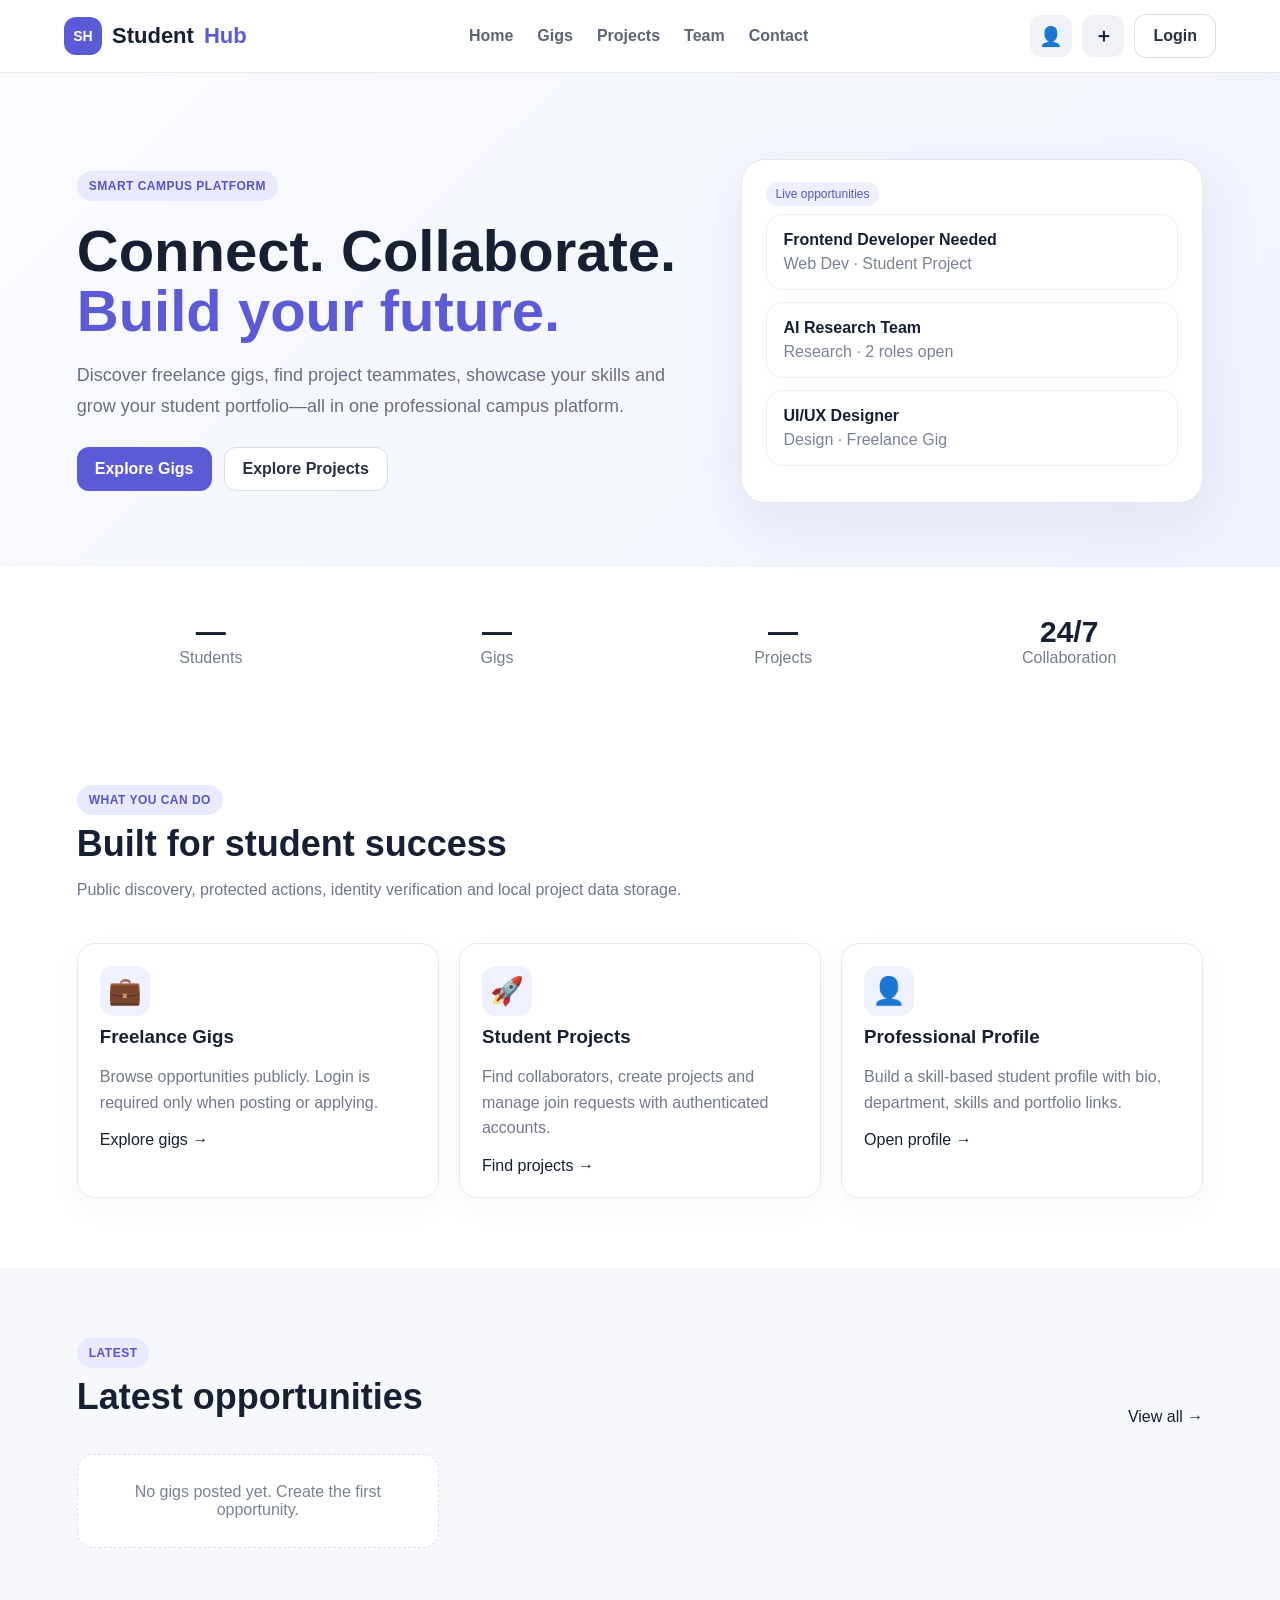
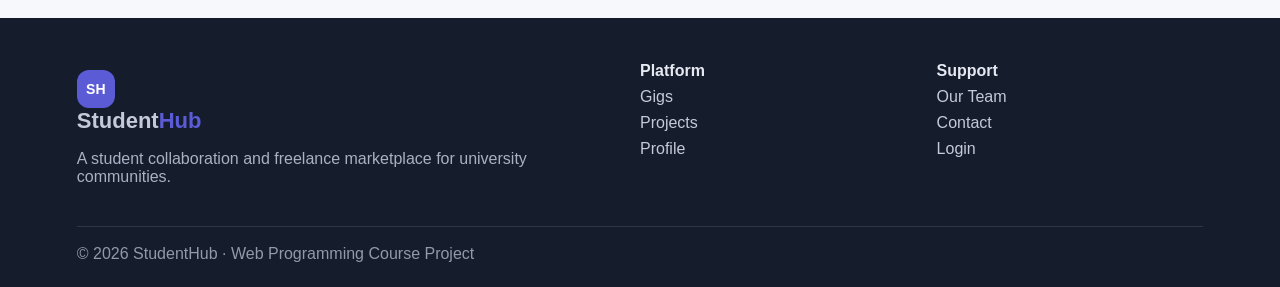
<file: index.html>
<!doctype html><html lang="en"><head><meta charset="UTF-8"><meta name="viewport" content="width=device-width,initial-scale=1"><title>StudentHub - Home</title><link rel="stylesheet" href="css/styles.css"></head><body><header><a class="logo" href="index.html"><div class="logo-badge">SH</div>Student<span>Hub</span></a><nav><a href="index.html">Home</a><a href="gigs.html">Gigs</a><a href="projects.html">Projects</a><a href="team.html">Team</a><a href="contact.html">Contact</a></nav><div class="header-actions"><a class="icon-btn" data-profile href="portfolio.html" title="Profile">👤</a><a class="icon-btn" id="headerPostGig" href="gigs.html#post" title="Post a Gig">＋</a><a class="btn btn-outline text-login" data-login href="login.html">Login</a><button class="btn btn-dark" data-logout style="display:none">Logout</button></div></header><section class="hero"><div><span class="eyebrow">SMART CAMPUS PLATFORM</span><h1>Connect. Collaborate. <em>Build your future.</em></h1><p>Discover freelance gigs, find project teammates, showcase your skills and grow your student portfolio—all in one professional campus platform.</p><div class="hero-cta"><a class="btn btn-primary" href="gigs.html">Explore Gigs</a><a class="btn btn-outline" href="projects.html">Explore Projects</a></div></div><div class="hero-card"><span class="tag">Live opportunities</span><div class="mini-card"><b>Frontend Developer Needed</b><span class="muted">Web Dev · Student Project</span></div><div class="mini-card"><b>AI Research Team</b><span class="muted">Research · 2 roles open</span></div><div class="mini-card"><b>UI/UX Designer</b><span class="muted">Design · Freelance Gig</span></div></div></section><section class="stats"><div class="stat"><strong id="studentCount">—</strong><span>Students</span></div><div class="stat"><strong id="gigCount">—</strong><span>Gigs</span></div><div class="stat"><strong id="projectCount">—</strong><span>Projects</span></div><div class="stat"><strong>24/7</strong><span>Collaboration</span></div></section><section class="section features"><div class="section-head"><div><span class="eyebrow">WHAT YOU CAN DO</span><h2>Built for student success</h2><p class="sub">Public discovery, protected actions, identity verification and local project data storage.</p></div></div><div class="grid"><div class="card"><div class="feature-icon">💼</div><h3>Freelance Gigs</h3><p>Browse opportunities publicly. Login is required only when posting or applying.</p><a href="gigs.html">Explore gigs →</a></div><div class="card"><div class="feature-icon">🚀</div><h3>Student Projects</h3><p>Find collaborators, create projects and manage join requests with authenticated accounts.</p><a href="projects.html">Find projects →</a></div><div class="card"><div class="feature-icon">👤</div><h3>Professional Profile</h3><p>Build a skill-based student profile with bio, department, skills and portfolio links.</p><a href="portfolio.html">Open profile →</a></div></div></section><section class="section"><div class="section-head"><div><span class="eyebrow">LATEST</span><h2>Latest opportunities</h2></div><a href="gigs.html">View all →</a></div><div class="grid" id="latestGigs"><div class="empty">No gigs posted yet. Create the first opportunity.</div></div></section><footer class="footer"><div class="footer-grid"><div><a class="logo" href="index.html"><div class="logo-badge">SH</div>Student<span>Hub</span></a><p>A student collaboration and freelance marketplace for university communities.</p></div><div><b>Platform</b><a href="gigs.html">Gigs</a><a href="projects.html">Projects</a><a href="portfolio.html">Profile</a></div><div><b>Support</b><a href="team.html">Our Team</a><a href="contact.html">Contact</a><a href="login.html">Login</a></div></div><div class="footer-bottom">© 2026 StudentHub · Web Programming Course Project</div></footer><script src="js/app.js"></script><script>StudentHub.watchHeader();const hp=document.getElementById('headerPostGig');if(hp)hp.addEventListener('click',e=>{if(!StudentHub.auth.currentUser){e.preventDefault();StudentHub.loginRequired('gigs.html%23post')}});</script><script src="js/home.js"></script></body></html>
</file>
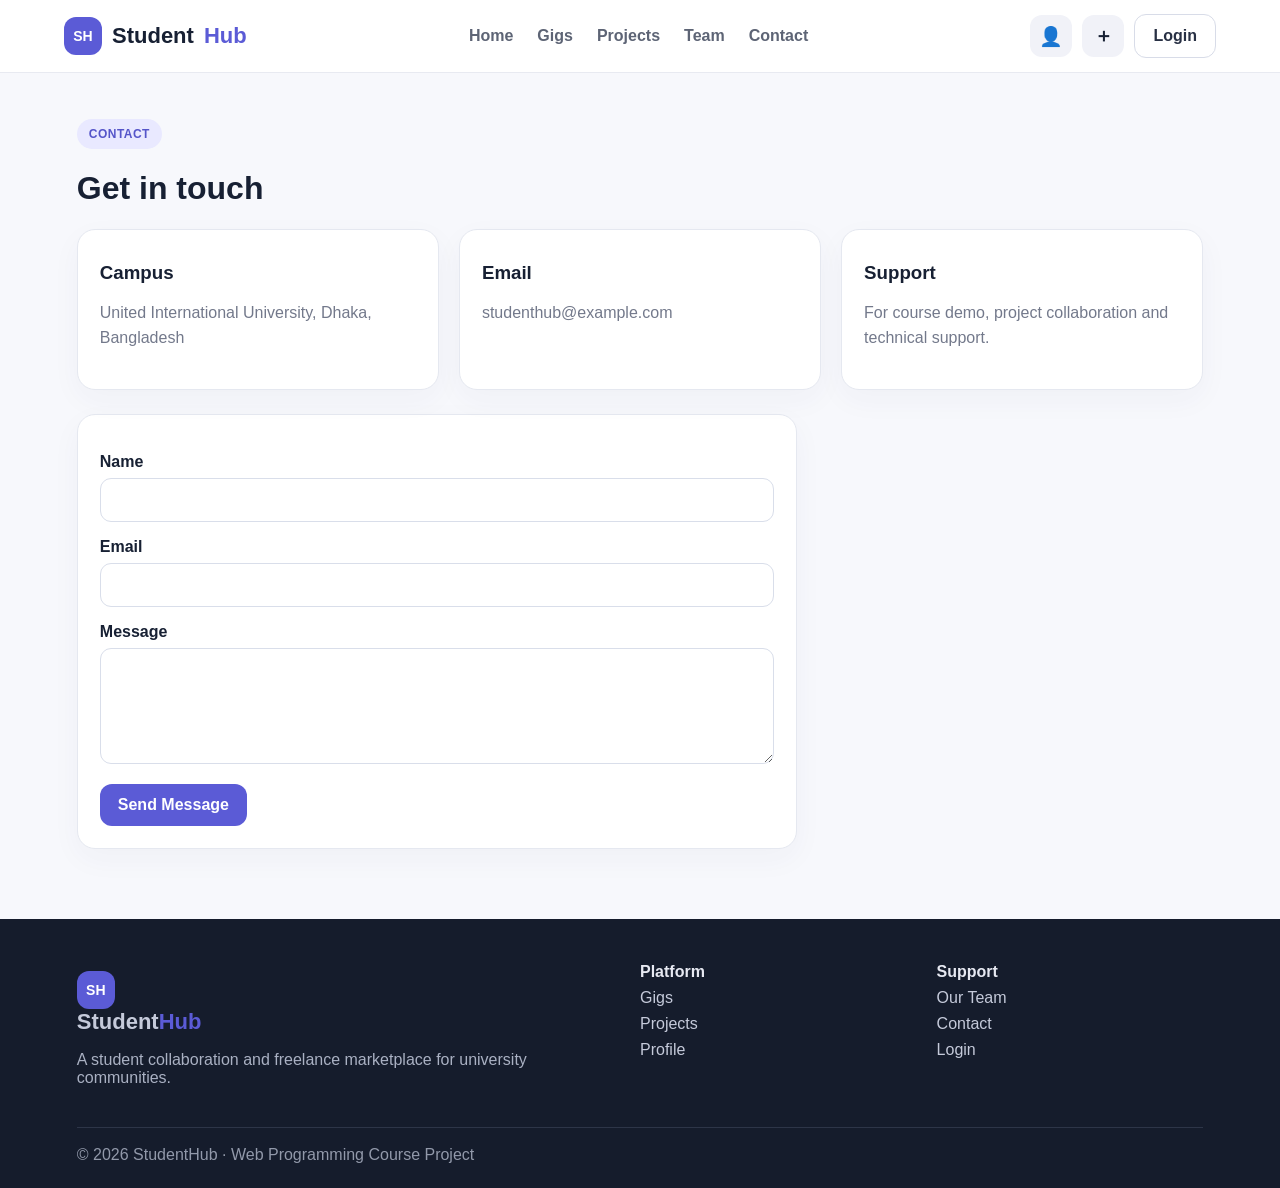
<file: contact.html>
<!doctype html><html lang="en"><head><meta charset="UTF-8"><meta name="viewport" content="width=device-width,initial-scale=1"><title>Contact - StudentHub</title><link rel="stylesheet" href="css/styles.css"></head><body><header><a class="logo" href="index.html"><div class="logo-badge">SH</div>Student<span>Hub</span></a><nav><a href="index.html">Home</a><a href="gigs.html">Gigs</a><a href="projects.html">Projects</a><a href="team.html">Team</a><a href="contact.html">Contact</a></nav><div class="header-actions"><a class="icon-btn" data-profile href="portfolio.html" title="Profile">👤</a><a class="icon-btn" id="headerPostGig" href="gigs.html#post" title="Post a Gig">＋</a><a class="btn btn-outline text-login" data-login href="login.html">Login</a><button class="btn btn-dark" data-logout style="display:none">Logout</button></div></header><main class="page"><span class="eyebrow">CONTACT</span><h1>Get in touch</h1><div class="grid"><div class="card"><h3>Campus</h3><p>United International University, Dhaka, Bangladesh</p></div><div class="card"><h3>Email</h3><p>studenthub@example.com</p></div><div class="card"><h3>Support</h3><p>For course demo, project collaboration and technical support.</p></div></div><div class="card" style="max-width:720px;margin-top:24px"><form id="contactForm"><div class="field"><label>Name</label><input required></div><div class="field"><label>Email</label><input type="email" required></div><div class="field"><label>Message</label><textarea rows="5" required></textarea></div><button class="btn btn-primary">Send Message</button></form></div></main><footer class="footer"><div class="footer-grid"><div><a class="logo" href="index.html"><div class="logo-badge">SH</div>Student<span>Hub</span></a><p>A student collaboration and freelance marketplace for university communities.</p></div><div><b>Platform</b><a href="gigs.html">Gigs</a><a href="projects.html">Projects</a><a href="portfolio.html">Profile</a></div><div><b>Support</b><a href="team.html">Our Team</a><a href="contact.html">Contact</a><a href="login.html">Login</a></div></div><div class="footer-bottom">© 2026 StudentHub · Web Programming Course Project</div></footer><script src="js/app.js"></script><script>StudentHub.watchHeader();const hp=document.getElementById('headerPostGig');if(hp)hp.addEventListener('click',e=>{if(!StudentHub.auth.currentUser){e.preventDefault();StudentHub.loginRequired('gigs.html%23post')}});</script><script>document.getElementById('contactForm').onsubmit=e=>{e.preventDefault();alert('Demo: message form submitted.');e.target.reset()}</script></body></html>
</file>
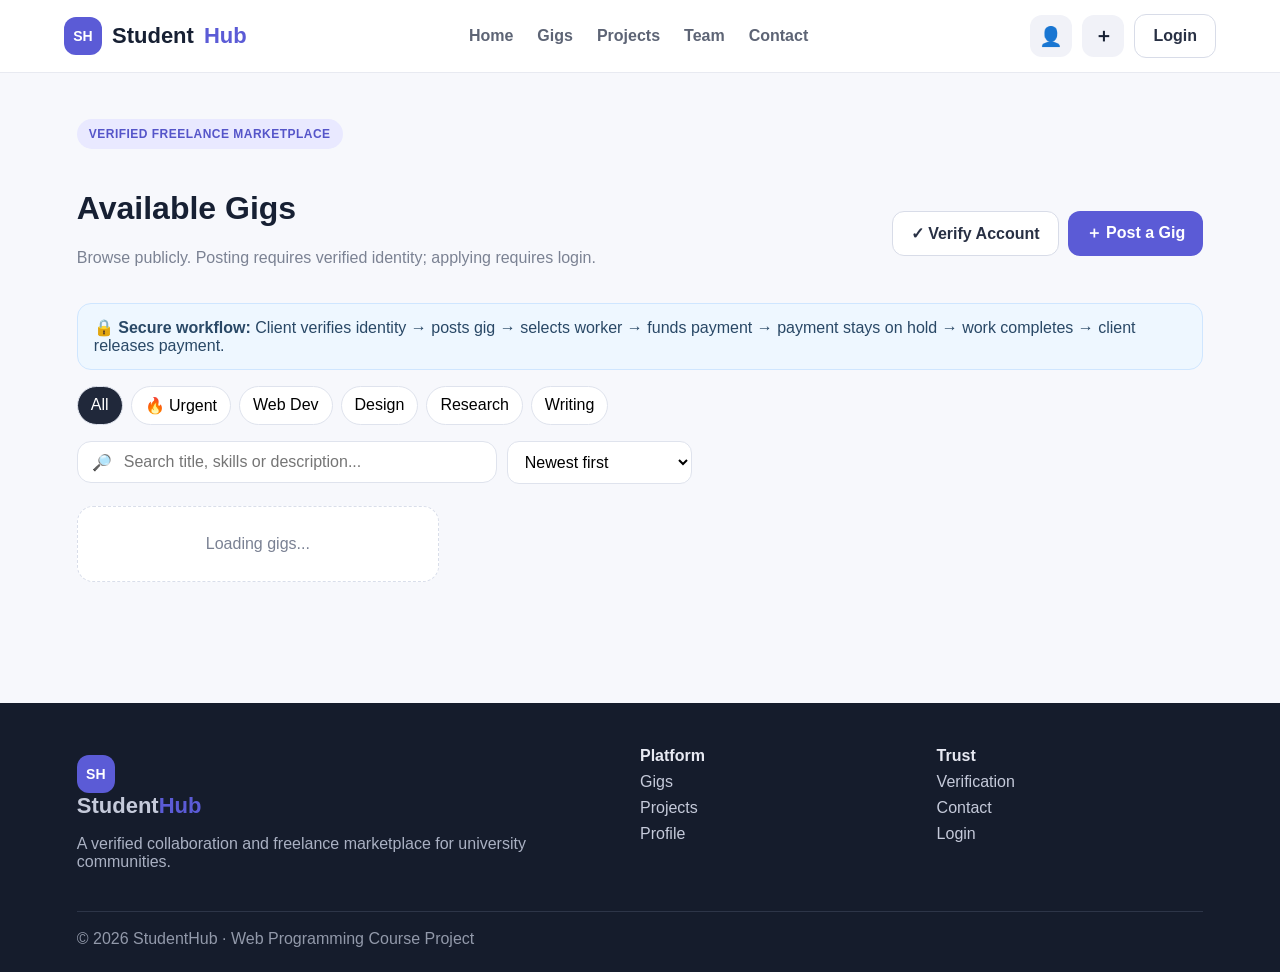
<file: gigs.html>
<!doctype html><html lang="en"><head><meta charset="UTF-8"><meta name="viewport" content="width=device-width,initial-scale=1"><title>Gigs - StudentHub</title><link rel="stylesheet" href="css/styles.css"></head><body><header><a class="logo" href="index.html"><div class="logo-badge">SH</div>Student<span>Hub</span></a><nav><a href="index.html">Home</a><a href="gigs.html">Gigs</a><a href="projects.html">Projects</a><a href="team.html">Team</a><a href="contact.html">Contact</a></nav><div class="header-actions"><a class="icon-btn" data-profile href="portfolio.html" title="Profile">👤</a><a class="icon-btn" id="headerPostGig" href="gigs.html#post" title="Post a Gig">＋</a><a class="btn btn-outline text-login" data-login href="login.html">Login</a><button class="btn btn-dark" data-logout style="display:none">Logout</button></div></header><main class="page"><span class="eyebrow">VERIFIED FREELANCE MARKETPLACE</span><div class="toolbar"><div><h1>Available Gigs</h1><p class="muted">Browse publicly. Posting requires verified identity; applying requires login.</p></div><div class="actions"><a class="btn btn-outline" href="verify.html">✓ Verify Account</a><button id="postGig" class="btn btn-primary">＋ Post a Gig</button></div></div><div class="market-note"><b>🔒 Secure workflow:</b> Client verifies identity → posts gig → selects worker → funds payment → payment stays on hold → work completes → client releases payment.</div><div class="filter"><button class="pill active" data-filter="All">All</button><button class="pill" data-filter="Urgent">🔥 Urgent</button><button class="pill" data-filter="Web Dev">Web Dev</button><button class="pill" data-filter="Design">Design</button><button class="pill" data-filter="Research">Research</button><button class="pill" data-filter="Writing">Writing</button></div><div class="toolbar-tools" style="margin-top:16px"><label class="searchbar">🔎 <input id="gigSearch" placeholder="Search title, skills or description..."></label><select id="gigSort" class="select-clean"><option value="newest">Newest first</option><option value="budgetHigh">Budget: high to low</option><option value="budgetLow">Budget: low to high</option></select></div><div id="gigsGrid" class="grid" style="margin-top:22px"><div class="empty">Loading gigs...</div></div></main>
<div class="modal" id="gigModal"><div class="modal-card"><div class="modal-head"><h2>Post a Gig</h2><button class="close" data-close="gig">✕</button></div><div class="verified-line" id="posterVerification">Checking verification...</div><form id="gigForm"><div class="field"><label>Title</label><input id="title" required></div><div class="field"><label>Category</label><select id="category"><option>Web Dev</option><option>Design</option><option>Research</option><option>Writing</option><option>Data</option></select></div><div class="field"><label>Budget (BDT)</label><input id="budget" type="number" min="1" required></div><div class="field"><label>Description</label><textarea id="description" rows="4" required></textarea></div><div class="field"><label>Skills</label><input id="skills" placeholder="HTML, CSS, JavaScript"></div><label class="urgent-box"><input id="urgent" type="checkbox"><span><b>🔥 Make this an Urgent Gig</b><small>Priority badge and listing. Extra platform fee: <b>$5</b>, paid before publishing.</small></span></label><button class="btn btn-primary" style="width:100%">Continue to Publish</button></form></div></div>
<div class="modal" id="paymentModal"><div class="modal-card payment-card"><div class="modal-head"><h2 id="paymentTitle">Payment</h2><button class="close" data-close="payment">✕</button></div><div class="payment-summary" id="paymentSummary"></div><form id="paymentForm"><div class="field"><label>Payment Method</label><select id="paymentMethod"><option>Demo Card</option><option>bKash (Demo)</option><option>Nagad (Demo)</option></select></div><div class="field"><label>Transaction / Reference</label><input id="paymentReference" required placeholder="DEMO-123456"></div><div class="demo-warning">Course-project demo payment. No real money is charged.</div><button class="btn btn-primary" style="width:100%">Confirm Payment</button></form></div></div>
<div class="modal" id="manageModal"><div class="modal-card"><div class="modal-head"><h2>Gig Applications & Payment</h2><button class="close" data-close="manage">✕</button></div><div id="manageContent"></div></div></div>
<footer class="footer"><div class="footer-grid"><div><a class="logo" href="index.html"><div class="logo-badge">SH</div>Student<span>Hub</span></a><p>A verified collaboration and freelance marketplace for university communities.</p></div><div><b>Platform</b><a href="gigs.html">Gigs</a><a href="projects.html">Projects</a><a href="portfolio.html">Profile</a></div><div><b>Trust</b><a href="verify.html">Verification</a><a href="contact.html">Contact</a><a href="login.html">Login</a></div></div><div class="footer-bottom">© 2026 StudentHub · Web Programming Course Project</div></footer><script src="js/app.js"></script><script>StudentHub.watchHeader();const hp=document.getElementById('headerPostGig');if(hp)hp.addEventListener('click',e=>{if(!StudentHub.auth.currentUser){e.preventDefault();StudentHub.loginRequired('gigs.html%23post')}});</script><script src="js/gigs.js"></script></body></html>
</file>
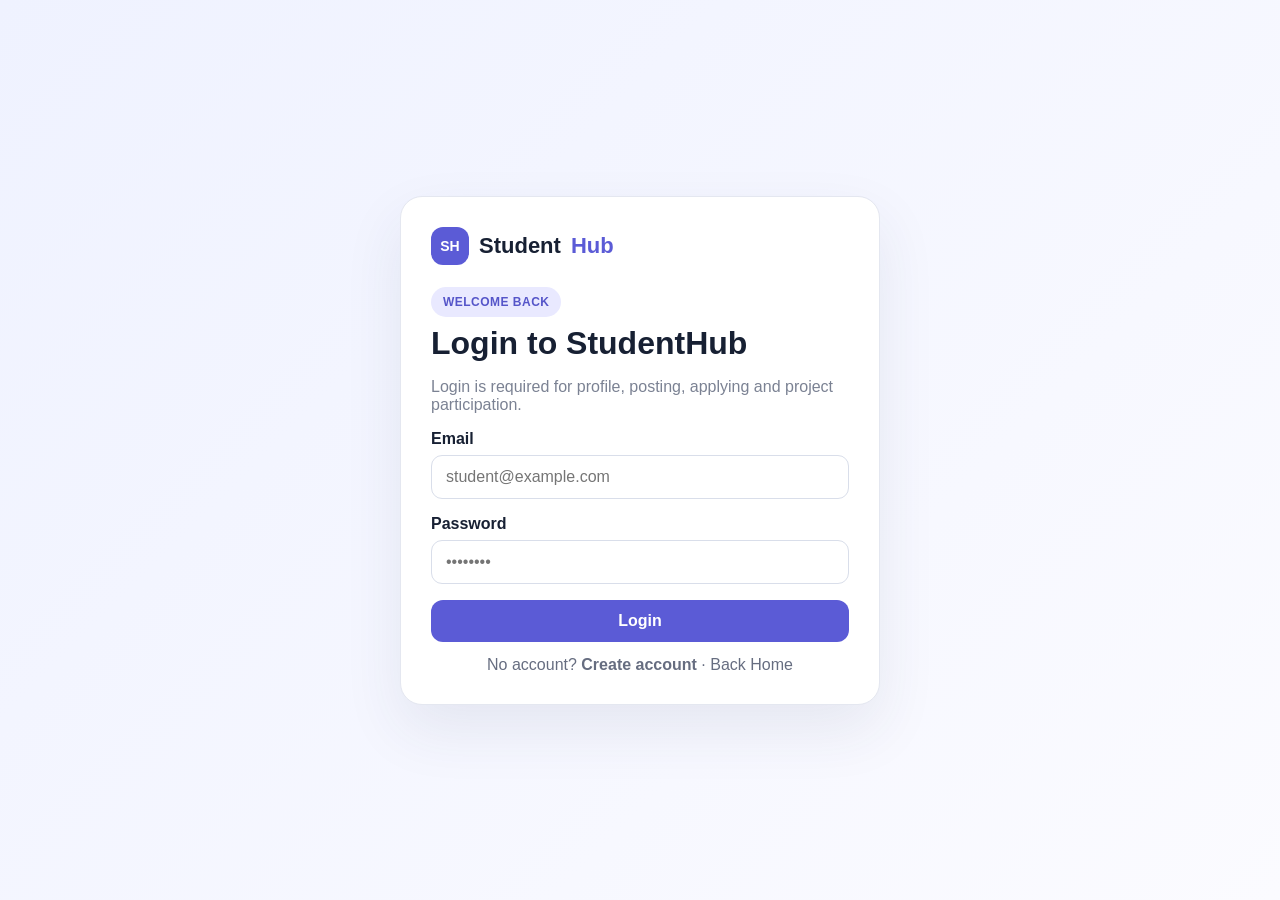
<file: login.html>
<!doctype html><html><head><meta charset="UTF-8"><meta name="viewport" content="width=device-width,initial-scale=1"><title>Login - StudentHub</title><link rel="stylesheet" href="css/styles.css"></head><body><main class="auth-shell"><div class="auth-card"><a class="logo" href="index.html"><div class="logo-badge">SH</div>Student<span>Hub</span></a><span class="eyebrow" style="margin-top:22px">WELCOME BACK</span><h1>Login to StudentHub</h1><p class="muted">Login is required for profile, posting, applying and project participation.</p><div id="msg" class="notice error"></div><form id="loginForm"><div class="field"><label>Email</label><input id="email" type="email" required placeholder="student@example.com"></div><div class="field"><label>Password</label><input id="password" type="password" required minlength="6" placeholder="••••••••"></div><button class="btn btn-primary" style="width:100%">Login</button></form><div class="login-links">No account? <a href="register.html"><b>Create account</b></a> · <a href="index.html">Back Home</a></div></div></main><script src="js/app.js"></script><script src="js/login.js"></script></body></html>
</file>
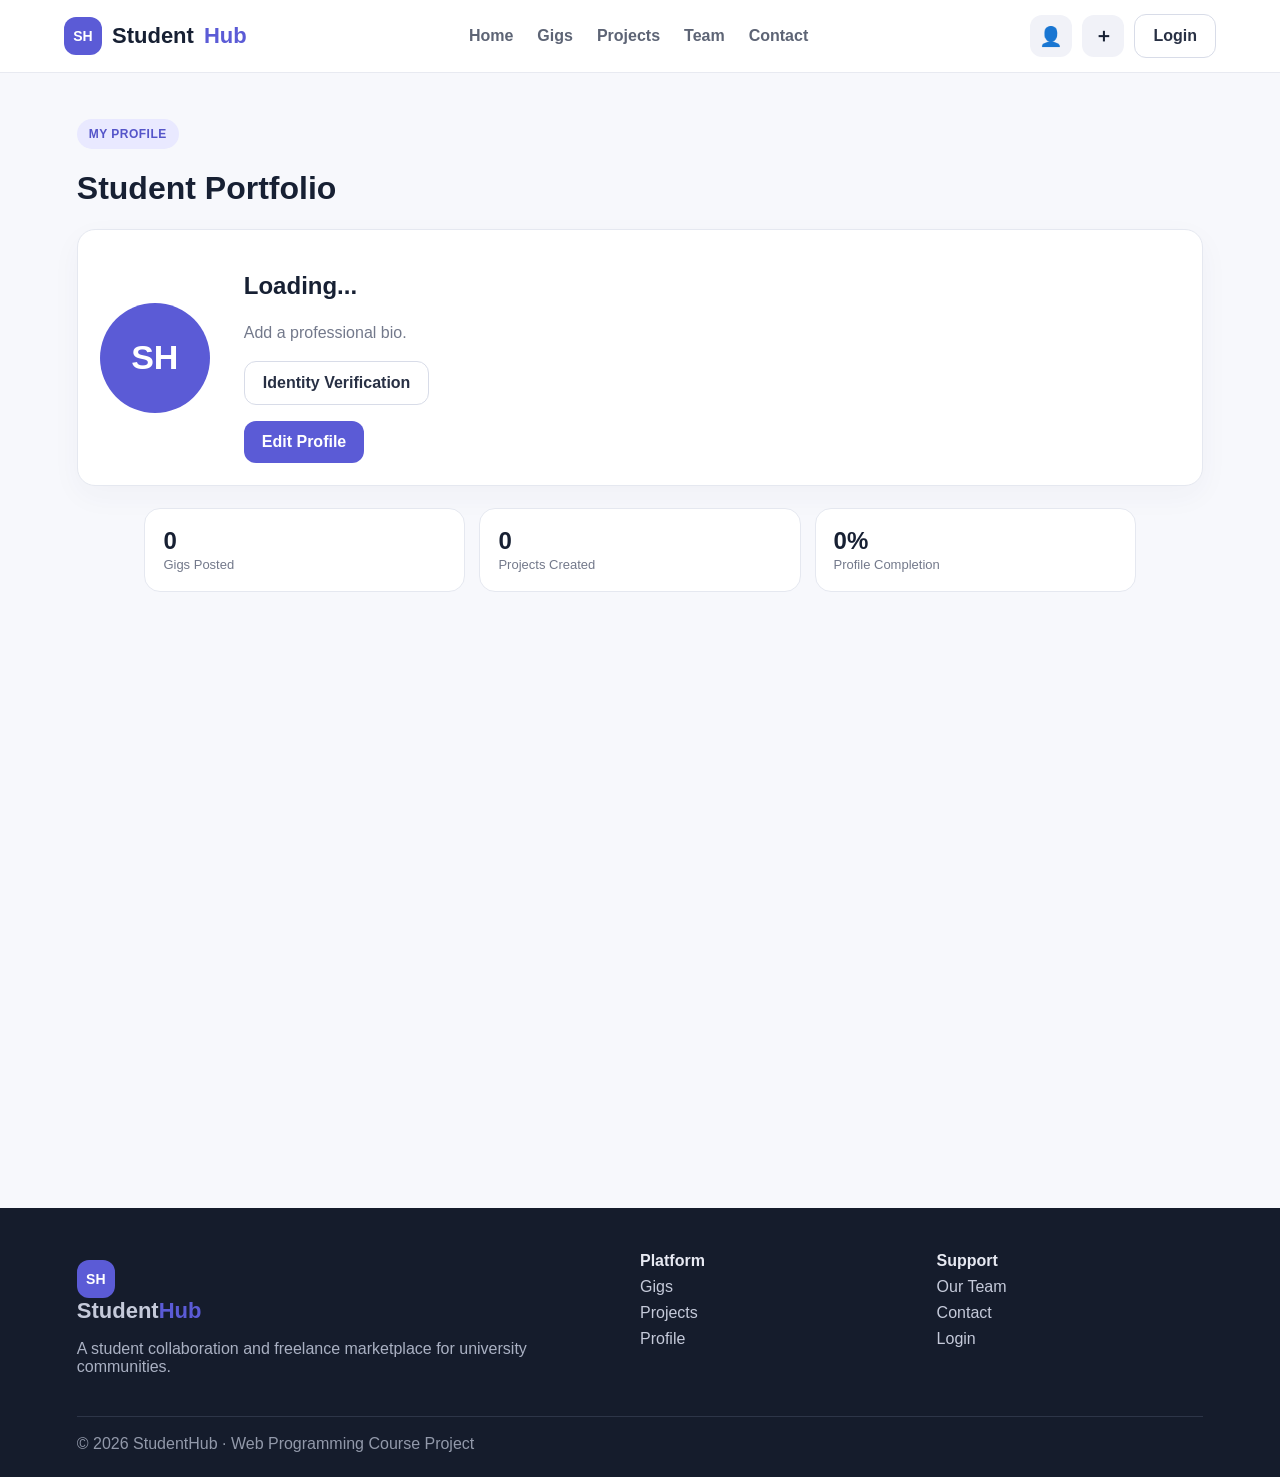
<file: portfolio.html>
<!doctype html><html lang="en"><head><meta charset="UTF-8"><meta name="viewport" content="width=device-width,initial-scale=1"><title>Profile - StudentHub</title><link rel="stylesheet" href="css/styles.css"></head><body><header><a class="logo" href="index.html"><div class="logo-badge">SH</div>Student<span>Hub</span></a><nav><a href="index.html">Home</a><a href="gigs.html">Gigs</a><a href="projects.html">Projects</a><a href="team.html">Team</a><a href="contact.html">Contact</a></nav><div class="header-actions"><a class="icon-btn" data-profile href="portfolio.html" title="Profile">👤</a><a class="icon-btn" id="headerPostGig" href="gigs.html#post" title="Post a Gig">＋</a><a class="btn btn-outline text-login" data-login href="login.html">Login</a><button class="btn btn-dark" data-logout style="display:none">Logout</button></div></header><main class="page"><span class="eyebrow">MY PROFILE</span><h1>Student Portfolio</h1><div class="card profile-box"><div class="avatar-big" id="avatar">SH</div><div><h2 id="profileName">Loading...</h2><p id="profileEmail" class="muted"></p><p id="profileDept" class="muted"></p><p id="profileBio">Add a professional bio.</p><div id="skillTags"></div><div id="verifyBadge" style="margin-top:14px"></div><div class="actions"><a class="btn btn-outline" href="verify.html">Identity Verification</a></div><button id="editProfile" class="btn btn-primary" style="margin-top:16px">Edit Profile</button></div></div><section class="page" style="padding-top:0"><div class="profile-stats"><div class="profile-stat"><b id="myGigCount">0</b><span>Gigs Posted</span></div><div class="profile-stat"><b id="myProjectCount">0</b><span>Projects Created</span></div><div class="profile-stat"><b id="profileCompletion">0%</b><span>Profile Completion</span></div></div></section></main><div class="modal" id="profileModal"><div class="modal-card"><div class="modal-head"><h2>Edit Profile</h2><button class="close" data-close>✕</button></div><form id="profileForm"><div class="field"><label>Full Name</label><input id="pname" required></div><div class="field"><label>Department</label><input id="pdept"></div><div class="field"><label>Bio</label><textarea id="pbio" rows="4"></textarea></div><div class="field"><label>Skills</label><input id="pskill" placeholder="HTML, CSS, JavaScript"></div><button class="btn btn-primary">Save Profile</button></form></div></div><footer class="footer"><div class="footer-grid"><div><a class="logo" href="index.html"><div class="logo-badge">SH</div>Student<span>Hub</span></a><p>A student collaboration and freelance marketplace for university communities.</p></div><div><b>Platform</b><a href="gigs.html">Gigs</a><a href="projects.html">Projects</a><a href="portfolio.html">Profile</a></div><div><b>Support</b><a href="team.html">Our Team</a><a href="contact.html">Contact</a><a href="login.html">Login</a></div></div><div class="footer-bottom">© 2026 StudentHub · Web Programming Course Project</div></footer><script src="js/app.js"></script><script>StudentHub.watchHeader();const hp=document.getElementById('headerPostGig');if(hp)hp.addEventListener('click',e=>{if(!StudentHub.auth.currentUser){e.preventDefault();StudentHub.loginRequired('gigs.html%23post')}});</script><script src="js/portfolio.js"></script></body></html>
</file>
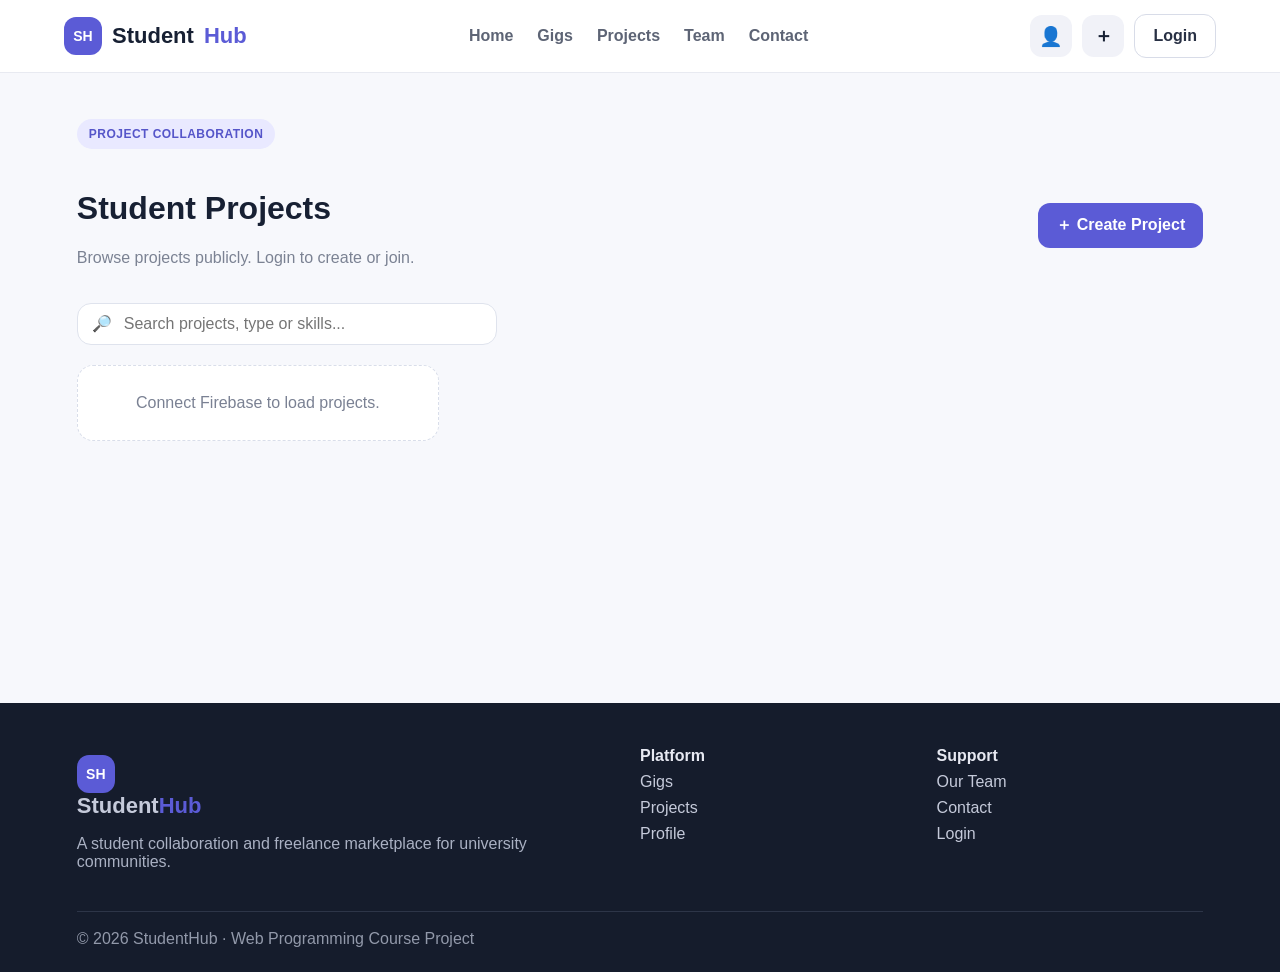
<file: projects.html>
<!doctype html><html lang="en"><head><meta charset="UTF-8"><meta name="viewport" content="width=device-width,initial-scale=1"><title>Projects - StudentHub</title><link rel="stylesheet" href="css/styles.css"></head><body><header><a class="logo" href="index.html"><div class="logo-badge">SH</div>Student<span>Hub</span></a><nav><a href="index.html">Home</a><a href="gigs.html">Gigs</a><a href="projects.html">Projects</a><a href="team.html">Team</a><a href="contact.html">Contact</a></nav><div class="header-actions"><a class="icon-btn" data-profile href="portfolio.html" title="Profile">👤</a><a class="icon-btn" id="headerPostGig" href="gigs.html#post" title="Post a Gig">＋</a><a class="btn btn-outline text-login" data-login href="login.html">Login</a><button class="btn btn-dark" data-logout style="display:none">Logout</button></div></header><main class="page"><span class="eyebrow">PROJECT COLLABORATION</span><div class="toolbar"><div><h1>Student Projects</h1><p class="muted">Browse projects publicly. Login to create or join.</p></div><button id="createProject" class="btn btn-primary">＋ Create Project</button></div><div class="toolbar-tools" style="margin-bottom:20px"><label class="searchbar">🔎 <input id="projectSearch" placeholder="Search projects, type or skills..."></label></div><div class="grid" id="projectGrid"><div class="empty">Connect Firebase to load projects.</div></div></main><div class="modal" id="projectModal"><div class="modal-card"><div class="modal-head"><h2>Create Project</h2><button class="close" data-close>✕</button></div><form id="projectForm"><div class="field"><label>Project Title</label><input id="ptitle" required></div><div class="field"><label>Project Type</label><select id="ptype"><option>Academic</option><option>Research</option><option>Personal</option><option>Startup</option></select></div><div class="field"><label>Description</label><textarea id="pdesc" rows="4" required></textarea></div><div class="field"><label>Required Skills</label><input id="pskills" placeholder="JavaScript, UI/UX, Research"></div><button class="btn btn-primary">Create Project</button></form></div></div><footer class="footer"><div class="footer-grid"><div><a class="logo" href="index.html"><div class="logo-badge">SH</div>Student<span>Hub</span></a><p>A student collaboration and freelance marketplace for university communities.</p></div><div><b>Platform</b><a href="gigs.html">Gigs</a><a href="projects.html">Projects</a><a href="portfolio.html">Profile</a></div><div><b>Support</b><a href="team.html">Our Team</a><a href="contact.html">Contact</a><a href="login.html">Login</a></div></div><div class="footer-bottom">© 2026 StudentHub · Web Programming Course Project</div></footer><script src="js/app.js"></script><script>StudentHub.watchHeader();const hp=document.getElementById('headerPostGig');if(hp)hp.addEventListener('click',e=>{if(!StudentHub.auth.currentUser){e.preventDefault();StudentHub.loginRequired('gigs.html%23post')}});</script><script src="js/projects.js"></script></body></html>
</file>
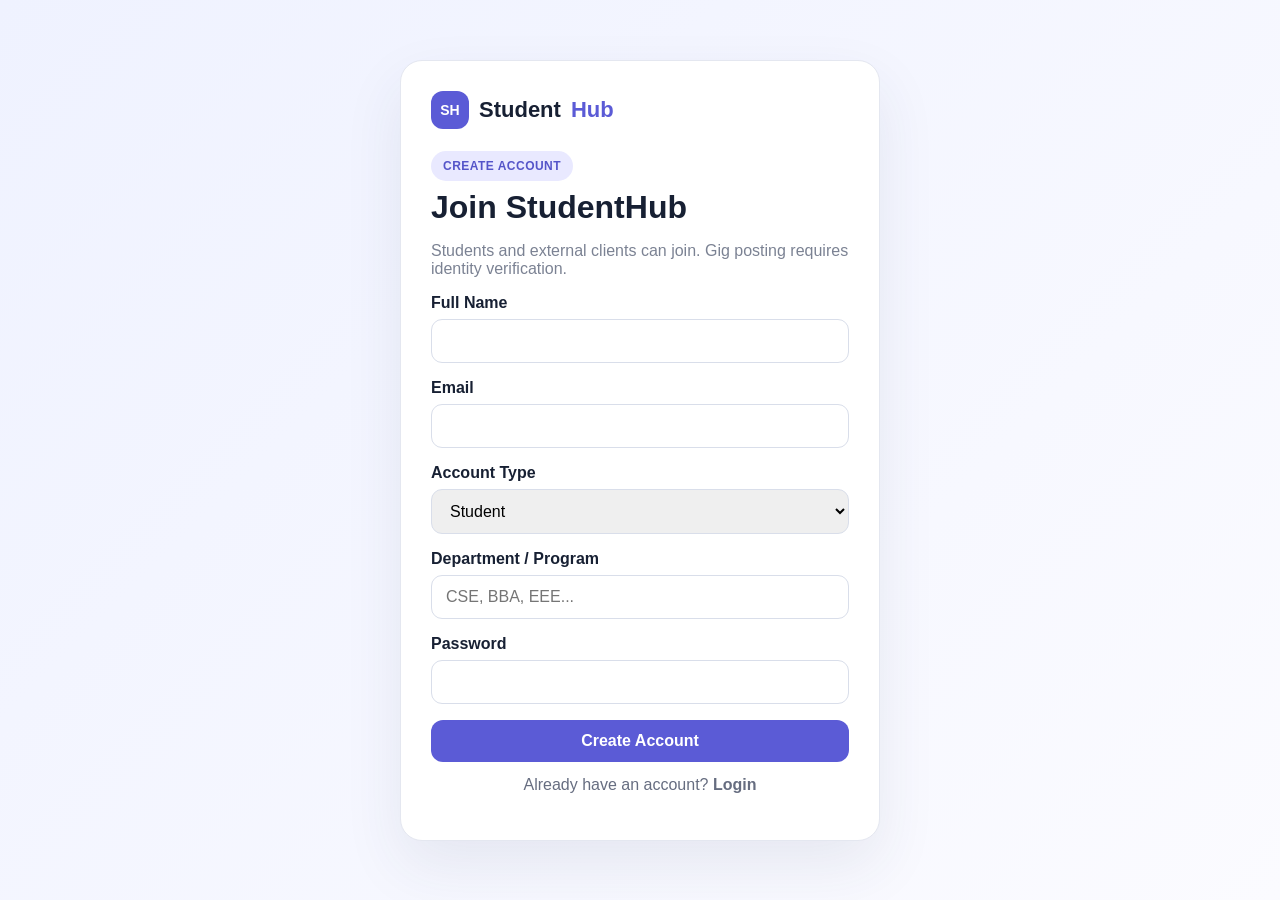
<file: register.html>
<!doctype html><html lang="en"><head><meta charset="UTF-8"><meta name="viewport" content="width=device-width,initial-scale=1"><title>Register - StudentHub</title><link rel="stylesheet" href="css/styles.css"></head><body><div class="auth-shell"><div class="auth-card"><a class="logo" href="index.html"><div class="logo-badge">SH</div>Student<span>Hub</span></a><span class="eyebrow" style="margin-top:22px">CREATE ACCOUNT</span><h1>Join StudentHub</h1><p class="muted">Students and external clients can join. Gig posting requires identity verification.</p><div id="msg" class="notice error"></div><form id="registerForm"><div class="field"><label>Full Name</label><input id="name" required></div><div class="field"><label>Email</label><input id="email" type="email" required></div><div class="field"><label>Account Type</label><select id="accountType" required><option value="student">Student</option><option value="client">Non-student / Client</option></select></div><div class="field" id="departmentField"><label>Department / Program</label><input id="department" placeholder="CSE, BBA, EEE..."></div><div class="field"><label>Password</label><input id="password" type="password" minlength="6" required></div><button class="btn btn-primary" style="width:100%">Create Account</button></form><p class="login-links">Already have an account? <a href="login.html"><b>Login</b></a></p></div></div><script>accountType.onchange=()=>departmentField.style.display=accountType.value==='student'?'block':'none';</script><script src="js/app.js"></script><script src="js/register.js"></script></body></html>
</file>
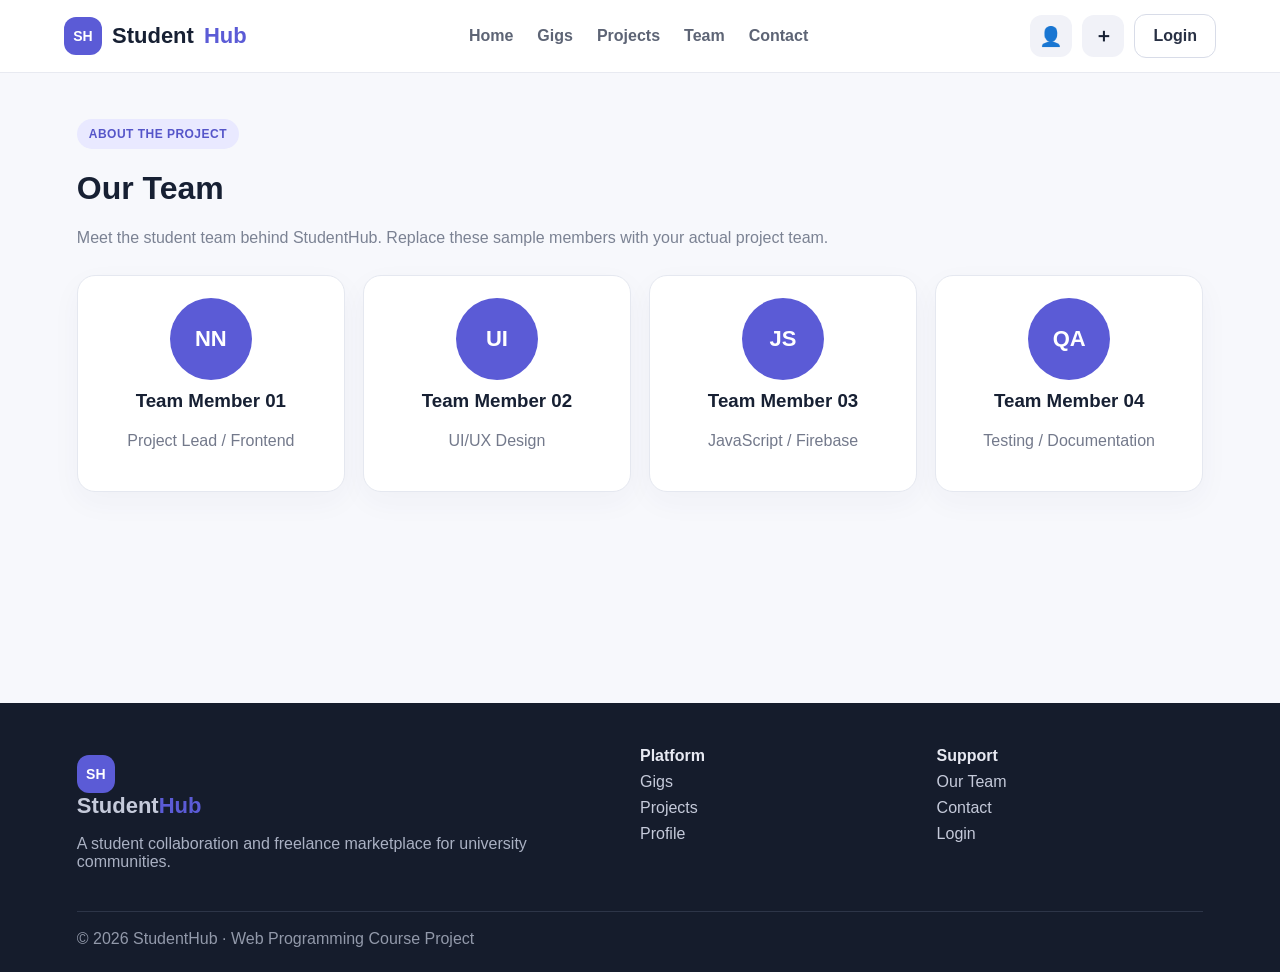
<file: team.html>
<!doctype html><html lang="en"><head><meta charset="UTF-8"><meta name="viewport" content="width=device-width,initial-scale=1"><title>Our Team - StudentHub</title><link rel="stylesheet" href="css/styles.css"></head><body><header><a class="logo" href="index.html"><div class="logo-badge">SH</div>Student<span>Hub</span></a><nav><a href="index.html">Home</a><a href="gigs.html">Gigs</a><a href="projects.html">Projects</a><a href="team.html">Team</a><a href="contact.html">Contact</a></nav><div class="header-actions"><a class="icon-btn" data-profile href="portfolio.html" title="Profile">👤</a><a class="icon-btn" id="headerPostGig" href="gigs.html#post" title="Post a Gig">＋</a><a class="btn btn-outline text-login" data-login href="login.html">Login</a><button class="btn btn-dark" data-logout style="display:none">Logout</button></div></header><main class="page"><span class="eyebrow">ABOUT THE PROJECT</span><h1>Our Team</h1><p class="muted">Meet the student team behind StudentHub. Replace these sample members with your actual project team.</p><div class="team-grid" style="margin-top:28px"><div class="card member"><div class="avatar-big">NN</div><h3>Team Member 01</h3><p>Project Lead / Frontend</p></div><div class="card member"><div class="avatar-big">UI</div><h3>Team Member 02</h3><p>UI/UX Design</p></div><div class="card member"><div class="avatar-big">JS</div><h3>Team Member 03</h3><p>JavaScript / Firebase</p></div><div class="card member"><div class="avatar-big">QA</div><h3>Team Member 04</h3><p>Testing / Documentation</p></div></div></main><footer class="footer"><div class="footer-grid"><div><a class="logo" href="index.html"><div class="logo-badge">SH</div>Student<span>Hub</span></a><p>A student collaboration and freelance marketplace for university communities.</p></div><div><b>Platform</b><a href="gigs.html">Gigs</a><a href="projects.html">Projects</a><a href="portfolio.html">Profile</a></div><div><b>Support</b><a href="team.html">Our Team</a><a href="contact.html">Contact</a><a href="login.html">Login</a></div></div><div class="footer-bottom">© 2026 StudentHub · Web Programming Course Project</div></footer><script src="js/app.js"></script><script>StudentHub.watchHeader();const hp=document.getElementById('headerPostGig');if(hp)hp.addEventListener('click',e=>{if(!StudentHub.auth.currentUser){e.preventDefault();StudentHub.loginRequired('gigs.html%23post')}});</script></body></html>
</file>
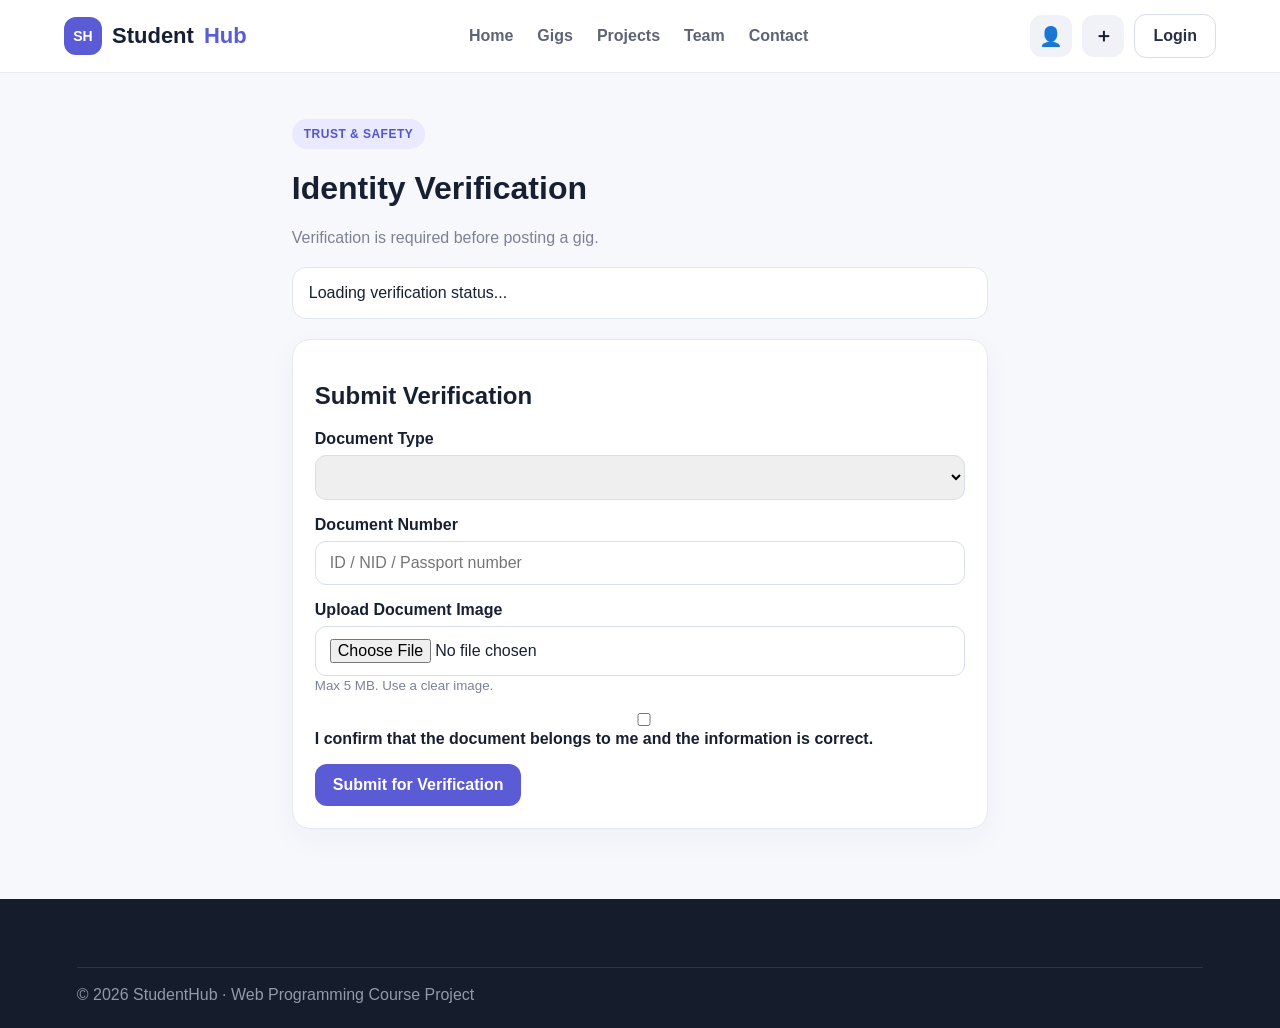
<file: verify.html>
<!doctype html><html lang="en"><head><meta charset="UTF-8"><meta name="viewport" content="width=device-width,initial-scale=1"><title>Identity Verification - StudentHub</title><link rel="stylesheet" href="css/styles.css"></head><body><header><a class="logo" href="index.html"><div class="logo-badge">SH</div>Student<span>Hub</span></a><nav><a href="index.html">Home</a><a href="gigs.html">Gigs</a><a href="projects.html">Projects</a><a href="team.html">Team</a><a href="contact.html">Contact</a></nav><div class="header-actions"><a class="icon-btn" data-profile href="portfolio.html">👤</a><a class="icon-btn" href="gigs.html#post">＋</a><a class="btn btn-outline text-login" data-login href="login.html">Login</a><button class="btn btn-dark" data-logout style="display:none">Logout</button></div></header><main class="page narrow"><span class="eyebrow">TRUST & SAFETY</span><h1>Identity Verification</h1><p class="muted">Verification is required before posting a gig.</p><div id="statusBox" class="verification-status">Loading verification status...</div><div class="card"><h2>Submit Verification</h2><p id="verifyGuide" class="muted"></p><div id="verifyMsg" class="notice"></div><form id="verifyForm"><div class="field"><label>Document Type</label><select id="documentType" required></select></div><div class="field"><label>Document Number</label><input id="documentNumber" required placeholder="ID / NID / Passport number"></div><div class="field"><label>Upload Document Image</label><input id="documentFile" type="file" accept="image/*,.pdf" required><small class="muted">Max 5 MB. Use a clear image.</small></div><div class="field"><label><input id="consent" type="checkbox" required> I confirm that the document belongs to me and the information is correct.</label></div><button class="btn btn-primary">Submit for Verification</button></form></div></main><footer class="footer"><div class="footer-bottom">© 2026 StudentHub · Web Programming Course Project</div></footer><script src="js/app.js"></script><script>StudentHub.watchHeader();</script><script src="js/verify.js"></script></body></html>
</file>
<file: css/styles.css>
*{box-sizing:border-box}body{margin:0;font-family:Inter,Arial,sans-serif;background:#f7f8fc;color:#172033}a{text-decoration:none;color:inherit}button,input,textarea,select{font:inherit}header{position:sticky;top:0;z-index:20;background:#fff;border-bottom:1px solid #e8eaf1;display:flex;align-items:center;justify-content:space-between;padding:14px 5%;gap:24px}.logo{display:flex;align-items:center;gap:10px;font-size:22px;font-weight:800}.logo-badge{width:38px;height:38px;border-radius:12px;display:grid;place-items:center;background:#5b5bd6;color:white;font-size:14px}.logo span{color:#5b5bd6}nav{display:flex;align-items:center;gap:24px;font-weight:600;color:#5d6475}nav a:hover,nav a.active{color:#5b5bd6}.header-actions{display:flex;gap:10px;align-items:center}.icon-btn,.btn{border:0;cursor:pointer;border-radius:12px;font-weight:700;display:inline-flex;align-items:center;justify-content:center;gap:8px}.icon-btn{width:42px;height:42px;background:#f1f2f8;font-size:19px}.btn{padding:12px 18px}.btn-primary{background:#5b5bd6;color:#fff}.btn-dark{background:#172033;color:#fff}.btn-outline{background:#fff;border:1px solid #d8dce8;color:#283044}.hero{padding:86px 6% 64px;display:grid;grid-template-columns:1.15fr .85fr;align-items:center;gap:40px;background:linear-gradient(135deg,#fbfbff,#eef2ff)}.eyebrow{display:inline-block;background:#e9e9ff;color:#5555c9;font-weight:800;padding:8px 12px;border-radius:999px;font-size:12px;letter-spacing:.04em}.hero h1{font-size:58px;line-height:1.05;margin:20px 0 16px;max-width:760px}.hero h1 em{font-style:normal;color:#5b5bd6}.hero p{font-size:18px;line-height:1.7;color:#697084;max-width:650px}.hero-cta{display:flex;gap:12px;flex-wrap:wrap;margin-top:26px}.hero-card{background:#fff;border:1px solid #e6e8f0;border-radius:24px;padding:24px;box-shadow:0 18px 60px #2f377016}.mini-card{padding:16px;border:1px solid #eceef5;border-radius:16px;margin:12px 0}.mini-card b{display:block;margin-bottom:6px}.tag{font-size:12px;background:#eef0ff;color:#5357c9;padding:5px 9px;border-radius:999px}.stats{display:grid;grid-template-columns:repeat(4,1fr);gap:18px;padding:28px 6%;background:#fff}.stat{padding:20px;text-align:center}.stat strong{display:block;font-size:30px}.stat span{color:#757c8e}.section{padding:70px 6%}.section-head{display:flex;justify-content:space-between;align-items:end;gap:20px;margin-bottom:28px}.section h2{font-size:36px;margin:8px 0}.section p.sub{color:#70778a}.grid{display:grid;grid-template-columns:repeat(3,1fr);gap:20px}.card{background:#fff;border:1px solid #e5e8f0;border-radius:18px;padding:22px;box-shadow:0 10px 30px #3038610a}.card h3{margin:10px 0}.card p{color:#73798b;line-height:1.6}.card-top{display:flex;justify-content:space-between;gap:10px;align-items:start}.price{font-size:20px;font-weight:800;color:#151b2a}.muted{color:#7b8293}.actions{display:flex;gap:9px;flex-wrap:wrap;margin-top:16px}.features{background:#fff}.feature-icon{font-size:27px;width:50px;height:50px;border-radius:14px;background:#f0f1ff;display:grid;place-items:center}.auth-shell{min-height:100vh;display:grid;place-items:center;padding:36px;background:linear-gradient(135deg,#eff2ff,#fbfbff)}.auth-card{width:min(480px,100%);background:#fff;border:1px solid #e4e7f0;border-radius:22px;padding:30px;box-shadow:0 25px 60px #30386116}.auth-card h1{margin:8px 0}.field{margin:16px 0}.field label{display:block;font-weight:700;margin-bottom:7px}.field input,.field textarea,.field select{width:100%;padding:12px 14px;border:1px solid #d9deea;border-radius:11px;outline:none}.field input:focus,.field textarea:focus,.field select:focus{border-color:#6b6bdd;box-shadow:0 0 0 3px #5b5bd615}.notice{padding:12px 14px;border-radius:12px;margin:14px 0;display:none}.notice.show{display:block}.notice.error{background:#fff0f0;color:#a52d2d}.notice.success{background:#effaf2;color:#217a3e}.page{padding:46px 6% 70px;min-height:70vh}.toolbar{display:flex;justify-content:space-between;gap:16px;align-items:center;flex-wrap:wrap;margin:20px 0}.filter{display:flex;gap:8px;flex-wrap:wrap}.pill{border:1px solid #dfe3ed;background:#fff;padding:9px 13px;border-radius:999px;cursor:pointer}.pill.active{background:#20283a;color:#fff}.modal{position:fixed;inset:0;background:#11182780;display:none;place-items:center;padding:20px;z-index:50}.modal.show{display:grid}.modal-card{width:min(600px,100%);max-height:90vh;overflow:auto;background:#fff;border-radius:20px;padding:24px}.modal-head{display:flex;justify-content:space-between;align-items:center}.close{background:#f0f1f5;border:0;border-radius:10px;width:38px;height:38px;cursor:pointer}.profile-box{display:grid;grid-template-columns:120px 1fr;gap:24px;align-items:center}.avatar-big{width:110px;height:110px;border-radius:50%;display:grid;place-items:center;background:#5b5bd6;color:#fff;font-size:34px;font-weight:800}.team-grid{display:grid;grid-template-columns:repeat(4,1fr);gap:18px}.member{text-align:center}.member .avatar-big{margin:auto;width:82px;height:82px;font-size:22px}.footer{background:#151c2c;color:#e7e9f2;padding:44px 6% 24px}.footer-grid{display:grid;grid-template-columns:2fr 1fr 1fr;gap:30px}.footer a{display:block;margin:8px 0;color:#c5cada}.footer p{color:#aab1c3}.footer-bottom{border-top:1px solid #2d3548;margin-top:24px;padding-top:18px;color:#9299aa}.login-links{text-align:center;margin-top:14px;color:#666d80}.empty{padding:28px;text-align:center;color:#7a8193;background:#fff;border:1px dashed #d9deea;border-radius:16px}.admin-note{background:#fff8e8;border:1px solid #f4dda8;padding:12px 14px;border-radius:12px;color:#7c5a15}.mobile-only{display:none}@media(max-width:900px){nav{display:none}.hero{grid-template-columns:1fr}.hero h1{font-size:43px}.stats{grid-template-columns:repeat(2,1fr)}.grid,.team-grid{grid-template-columns:1fr 1fr}.mobile-only{display:inline-flex}}@media(max-width:580px){header{padding:12px 4%}.header-actions .text-login{display:none}.hero{padding:60px 5% 45px}.hero h1{font-size:36px}.section,.page{padding:48px 5%}.grid,.team-grid,.footer-grid{grid-template-columns:1fr}.stats{grid-template-columns:1fr 1fr}.profile-box{grid-template-columns:1fr;text-align:center}.avatar-big{margin:auto}.section h2{font-size:30px}}
.narrow{max-width:850px;margin:auto}.market-note{background:#eef7ff;border:1px solid #cfe6ff;padding:14px 16px;border-radius:14px;color:#294866;margin:16px 0}.urgent-box{display:flex;gap:12px;align-items:flex-start;padding:15px;border:1px solid #ffd59e;background:#fff8ed;border-radius:14px;margin:17px 0}.urgent-box input{margin-top:4px}.urgent-box span{display:flex;flex-direction:column;gap:4px}.urgent-ribbon{font-size:12px;font-weight:900;color:#a64800;background:#fff0dc;padding:6px 9px;border-radius:999px;display:inline-block;margin-bottom:8px}.urgent-card{border-color:#ffc978;box-shadow:0 12px 36px #e8852014}.verified-line{padding:12px;border-radius:12px;margin:8px 0 16px}.verified-line.ok{background:#ecfbf1;color:#18723b}.verified-line.bad{background:#fff1f0;color:#a43c35}.trust-row{display:flex;justify-content:space-between;gap:8px;align-items:center;margin-top:16px;font-size:12px;color:#34764c}.status-chip{font-size:11px;font-weight:800;padding:6px 9px;border-radius:999px;background:#edf0f5;color:#5e6678}.status-chip.verified,.status-chip.released{background:#e7f8ed;color:#237a43}.status-chip.pending,.status-chip.held{background:#fff4d9;color:#936817}.status-chip.rejected{background:#ffe8e8;color:#a43f3f}.status-chip.unverified,.status-chip.unfunded{background:#eef0f5;color:#687184}.verification-status{padding:16px;border-radius:14px;background:#fff;border:1px solid #e2e6ee;margin:20px 0}.verification-status.verified{background:#ecfbf1;border-color:#c9edd6;color:#1e703c}.verification-status.pending{background:#fff8e7;border-color:#f3dca5;color:#7d5b18}.payment-summary{background:#f7f8fc;border:1px solid #e5e8f0;padding:16px;border-radius:14px;margin:14px 0}.payment-summary>div{display:flex;justify-content:space-between;font-size:18px}.payment-summary small{display:block;margin-top:8px;color:#70788a}.demo-warning{background:#fff8e8;border:1px solid #f4dda8;padding:10px 12px;border-radius:10px;color:#7c5a15;margin:12px 0}.escrow-box{background:#f7f9fc;border:1px solid #e2e6ef;border-radius:14px;padding:15px;margin:10px 0 18px}.applicant-row{display:flex;justify-content:space-between;align-items:center;gap:12px;padding:14px 0;border-bottom:1px solid #eceef3}.applicant-row small{display:block;color:#788091;margin-top:4px}.btn:disabled{opacity:.55;cursor:not-allowed}

/* v2 polish */
.searchbar{display:flex;gap:10px;align-items:center;background:#fff;border:1px solid #dfe3ed;border-radius:14px;padding:10px 14px;min-width:min(420px,100%)}.searchbar input{border:0;outline:0;width:100%;background:transparent}.toolbar-tools{display:flex;gap:10px;align-items:center;flex-wrap:wrap}.select-clean{padding:11px 13px;border:1px solid #dfe3ed;border-radius:12px;background:#fff}.card{transition:transform .18s ease,box-shadow .18s ease}.card:hover{transform:translateY(-3px);box-shadow:0 16px 40px #30386114}.mobile-menu{display:none}.toast{position:fixed;right:20px;bottom:20px;z-index:90;max-width:360px;padding:14px 16px;border-radius:14px;background:#172033;color:#fff;box-shadow:0 18px 50px #11182738;opacity:0;transform:translateY(10px);pointer-events:none;transition:.2s}.toast.show{opacity:1;transform:none}.profile-stats{display:grid;grid-template-columns:repeat(3,1fr);gap:14px;margin-top:22px}.profile-stat{background:#fff;border:1px solid #e5e8f0;border-radius:16px;padding:18px}.profile-stat b{font-size:24px;display:block}.profile-stat span{color:#73798b;font-size:13px}.badge-row{display:flex;gap:7px;flex-wrap:wrap;margin-top:10px}
@media(max-width:900px){.mobile-menu{display:inline-flex}.mobile-nav{display:none;position:absolute;left:4%;right:4%;top:70px;background:#fff;border:1px solid #e5e8f0;border-radius:16px;padding:12px;box-shadow:0 18px 45px #1b23451f}.mobile-nav.show{display:flex;flex-direction:column;align-items:stretch;gap:4px}.mobile-nav a{padding:11px;border-radius:10px}.toolbar-tools,.searchbar{width:100%}.profile-stats{grid-template-columns:1fr}}
</file>
